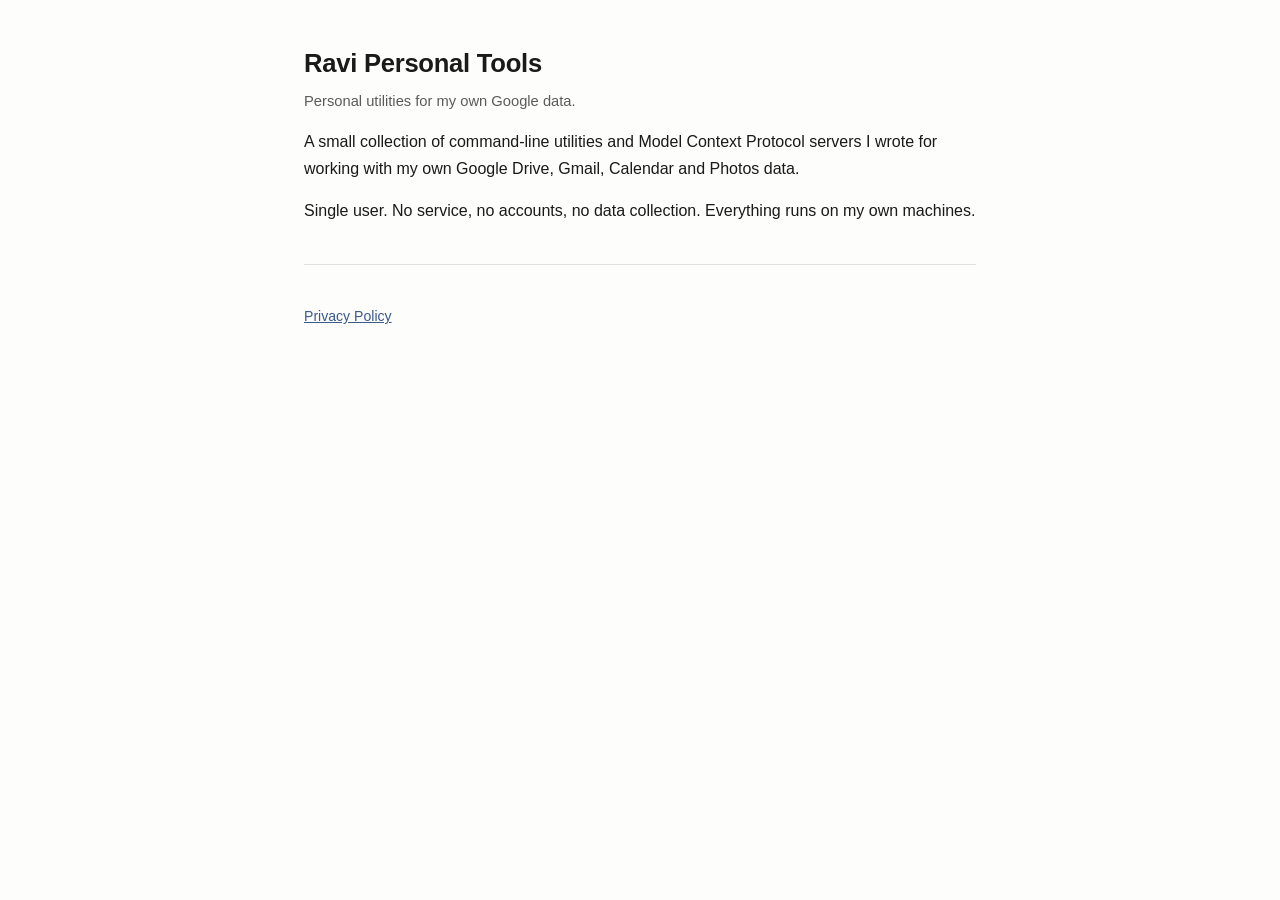
<file: index.html>
<!doctype html>
<html lang="en">
<head>
<meta charset="utf-8">
<meta name="viewport" content="width=device-width, initial-scale=1, viewport-fit=cover">
<title>Ravi Personal Tools</title>
<link rel="stylesheet" href="./style.css">
</head>
<body>
<main>
  <h1>Ravi Personal Tools</h1>
  <p class="sub">Personal utilities for my own Google data.</p>

  <p>A small collection of command-line utilities and Model Context Protocol servers
  I wrote for working with my own Google Drive, Gmail, Calendar and Photos data.</p>

  <p>Single user. No service, no accounts, no data collection. Everything runs on
  my own machines.</p>

  <hr>
  <footer>
    <p><a href="./privacy.html">Privacy Policy</a></p>
  </footer>
</main>
</body>
</html>
</file>
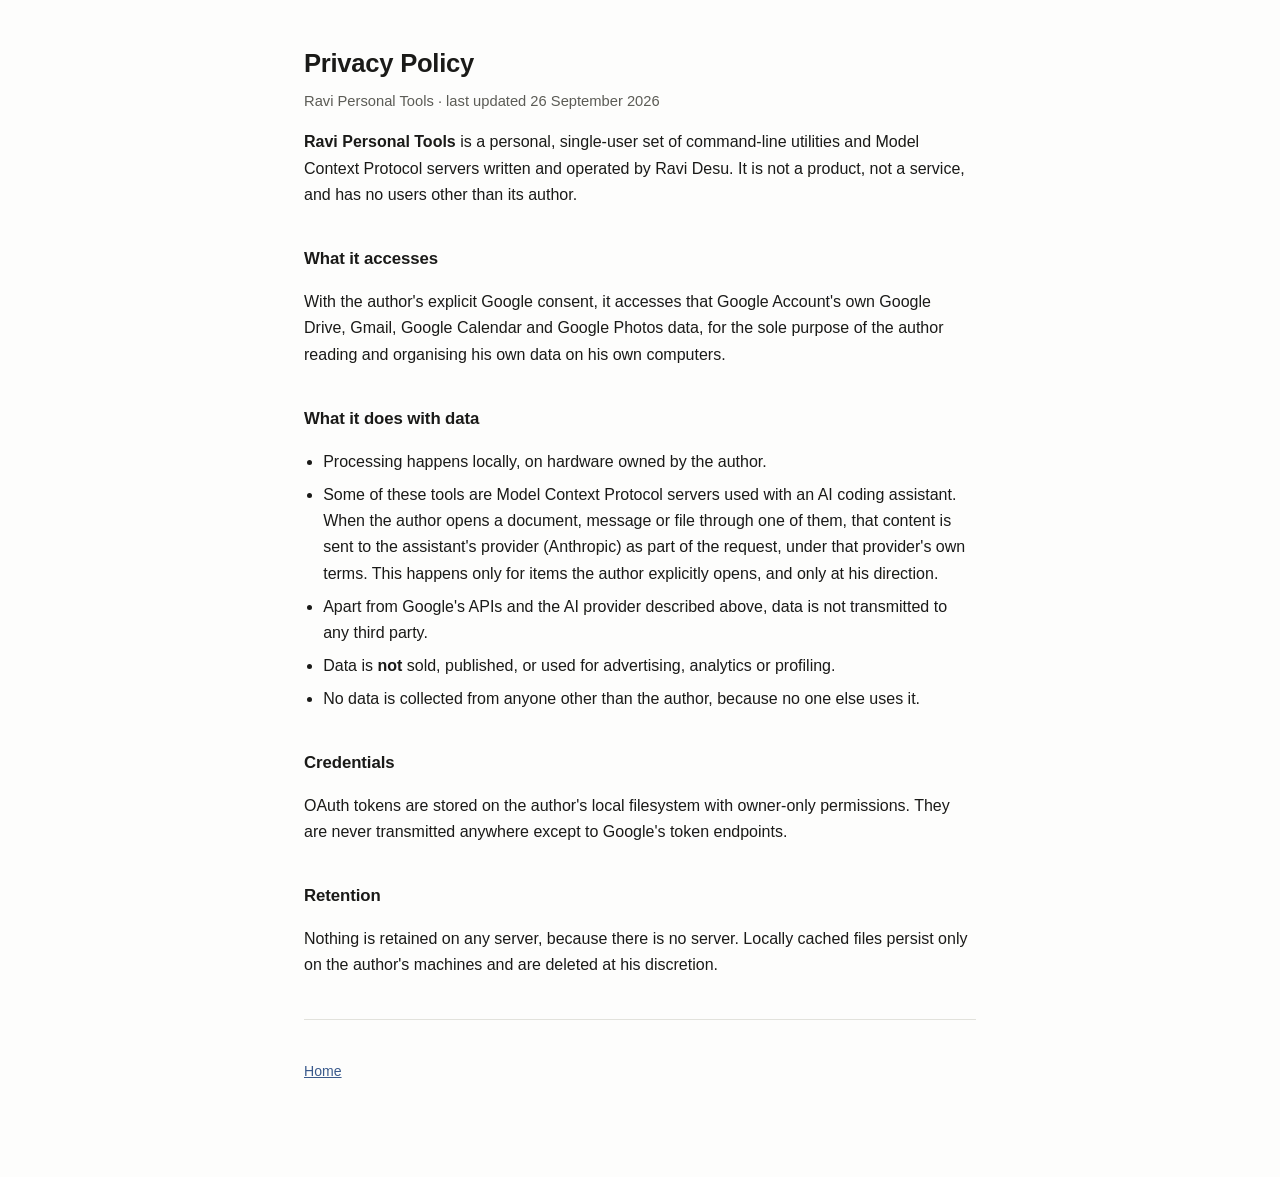
<file: privacy.html>
<!doctype html>
<html lang="en">
<head>
<meta charset="utf-8">
<meta name="viewport" content="width=device-width, initial-scale=1, viewport-fit=cover">
<title>Privacy Policy — Ravi Personal Tools</title>
<link rel="stylesheet" href="./style.css">
</head>
<body>
<main>
  <h1>Privacy Policy</h1>
  <p class="sub">Ravi Personal Tools · last updated 26 September 2026</p>

  <p><strong>Ravi Personal Tools</strong> is a personal, single-user set of command-line
  utilities and Model Context Protocol servers written and operated by Ravi Desu. It is
  not a product, not a service, and has no users other than its author.</p>

  <h2>What it accesses</h2>
  <p>With the author's explicit Google consent, it accesses that Google Account's own
  Google Drive, Gmail, Google Calendar and Google Photos data, for the sole purpose of
  the author reading and organising his own data on his own computers.</p>

  <h2>What it does with data</h2>
  <ul>
    <li>Processing happens locally, on hardware owned by the author.</li>
    <li>Some of these tools are Model Context Protocol servers used with an AI coding
    assistant. When the author opens a document, message or file through one of them,
    that content is sent to the assistant's provider (Anthropic) as part of the request,
    under that provider's own terms. This happens only for items the author explicitly
    opens, and only at his direction.</li>
    <li>Apart from Google's APIs and the AI provider described above, data is not
    transmitted to any third party.</li>
    <li>Data is <strong>not</strong> sold, published, or used for advertising, analytics
    or profiling.</li>
    <li>No data is collected from anyone other than the author, because no one else
    uses it.</li>
  </ul>

  <h2>Credentials</h2>
  <p>OAuth tokens are stored on the author's local filesystem with owner-only
  permissions. They are never transmitted anywhere except to Google's token endpoints.</p>

  <h2>Retention</h2>
  <p>Nothing is retained on any server, because there is no server. Locally cached files
  persist only on the author's machines and are deleted at his discretion.</p>

  <hr>
  <footer><p><a href="./">Home</a></p></footer>
</main>
</body>
</html>
</file>
<file: style.css>
:root {
  --bg: #fdfdfc;
  --fg: #1a1a18;
  --muted: #5c5c56;
  --rule: #e2e2dc;
  --link: #3a5a8c;
}
@media (prefers-color-scheme: dark) {
  :root {
    --bg: #16161a;
    --fg: #e8e8e4;
    --muted: #9a9a92;
    --rule: #2e2e34;
    --link: #8fb0e0;
  }
}
* { box-sizing: border-box; }
body {
  margin: 0;
  padding: 3rem 1.25rem 5rem;
  background: var(--bg);
  color: var(--fg);
  font: 16px/1.65 -apple-system, BlinkMacSystemFont, "Segoe UI", Helvetica, Arial, sans-serif;
}
main { max-width: 42rem; margin: 0 auto; }
h1 { font-size: 1.6rem; line-height: 1.25; margin: 0 0 0.35em; letter-spacing: -0.01em; }
h2 { font-size: 1.05rem; margin: 2.2em 0 0.6em; letter-spacing: -0.005em; }
p, li { color: var(--fg); }
ul { padding-left: 1.2rem; }
li { margin: 0.4em 0; }
a { color: var(--link); }
.sub { color: var(--muted); font-size: 0.92rem; margin-top: 0; }
hr { border: 0; border-top: 1px solid var(--rule); margin: 2.5rem 0; }
footer { color: var(--muted); font-size: 0.88rem; }
code { font-size: 0.92em; }
</file>
